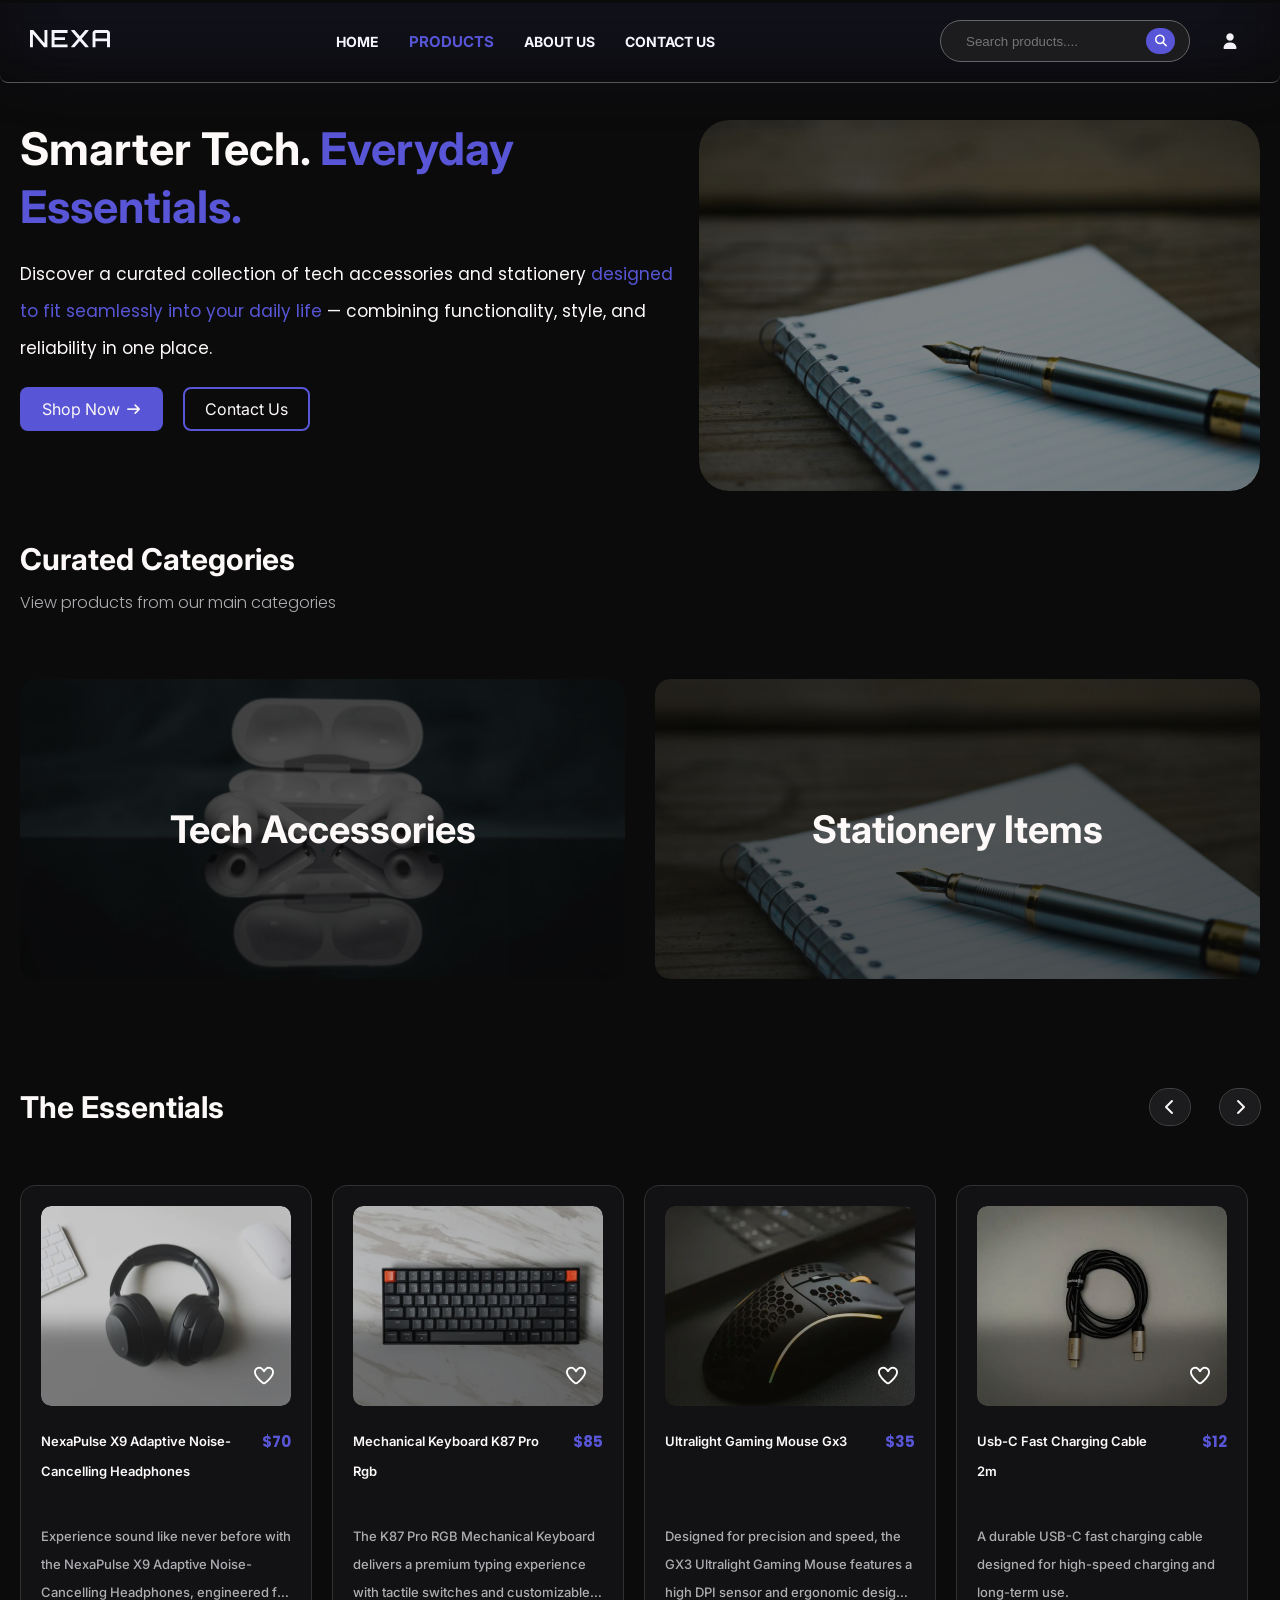
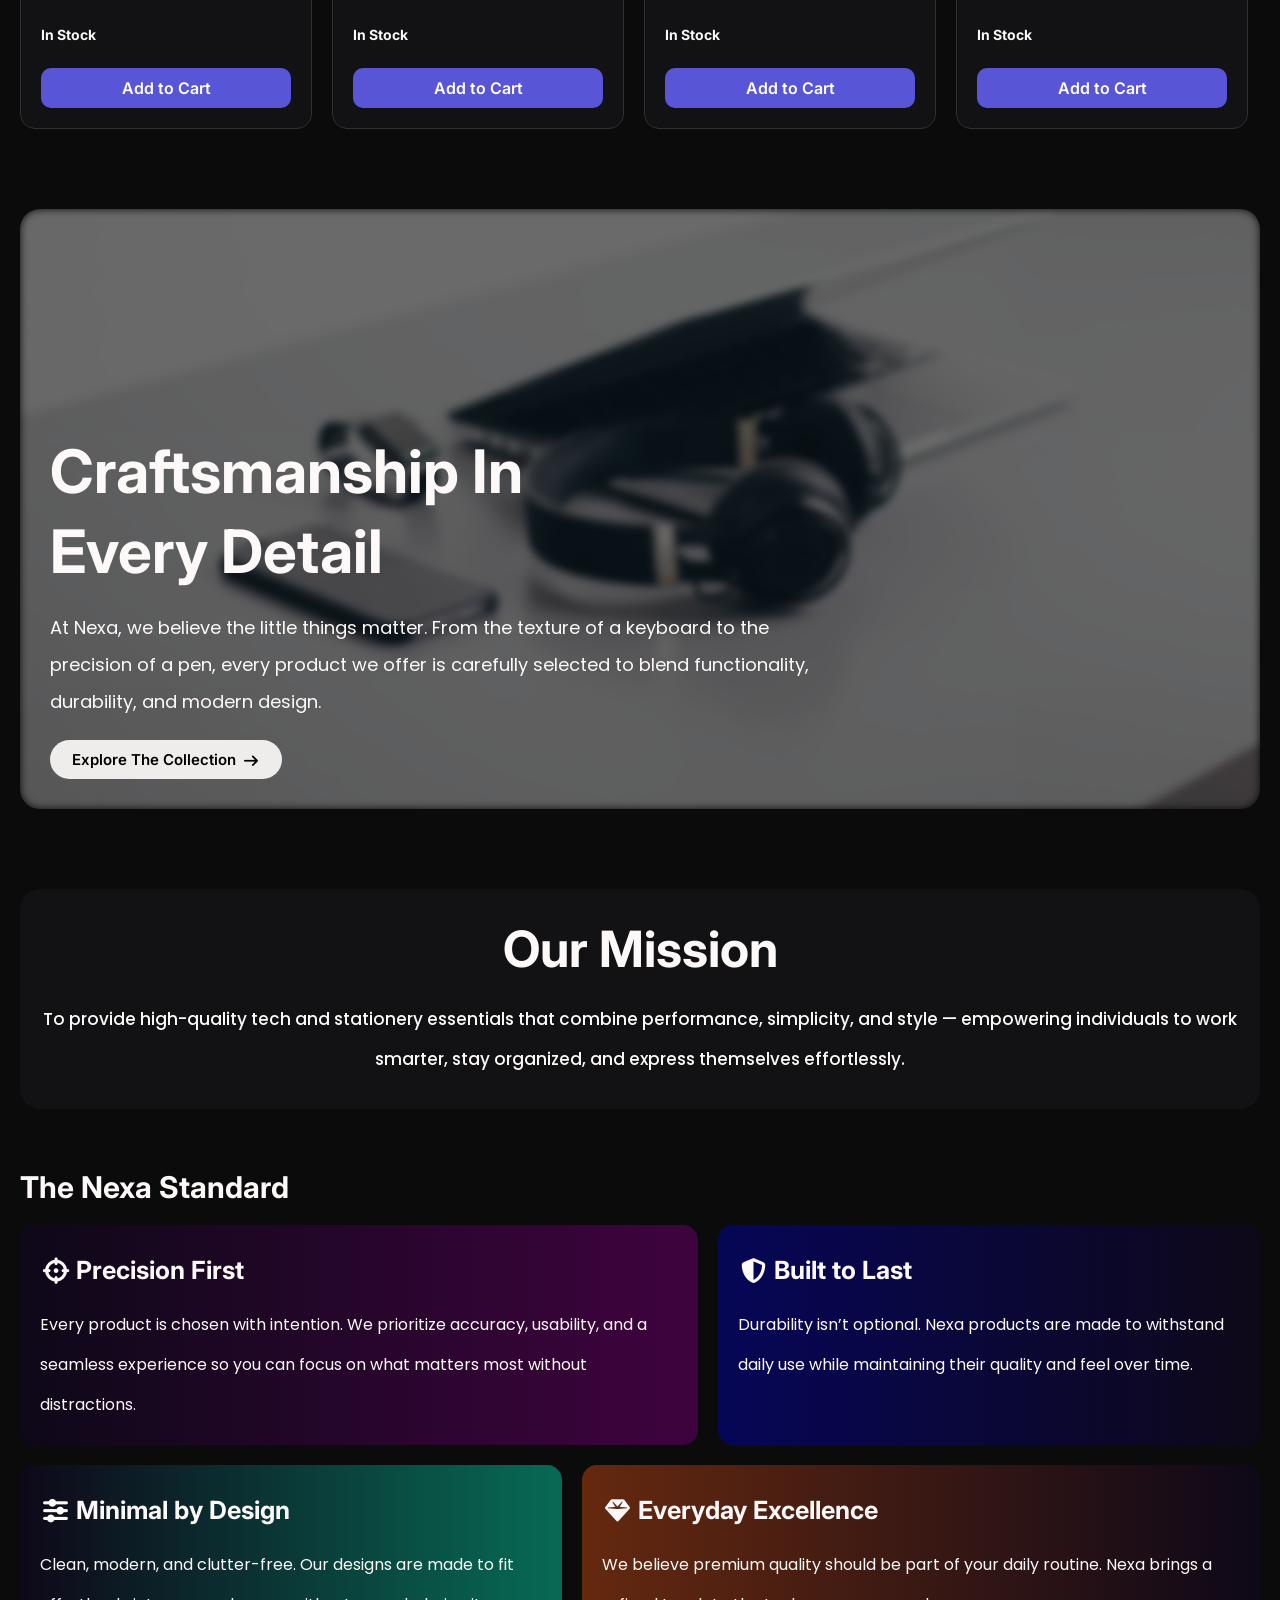
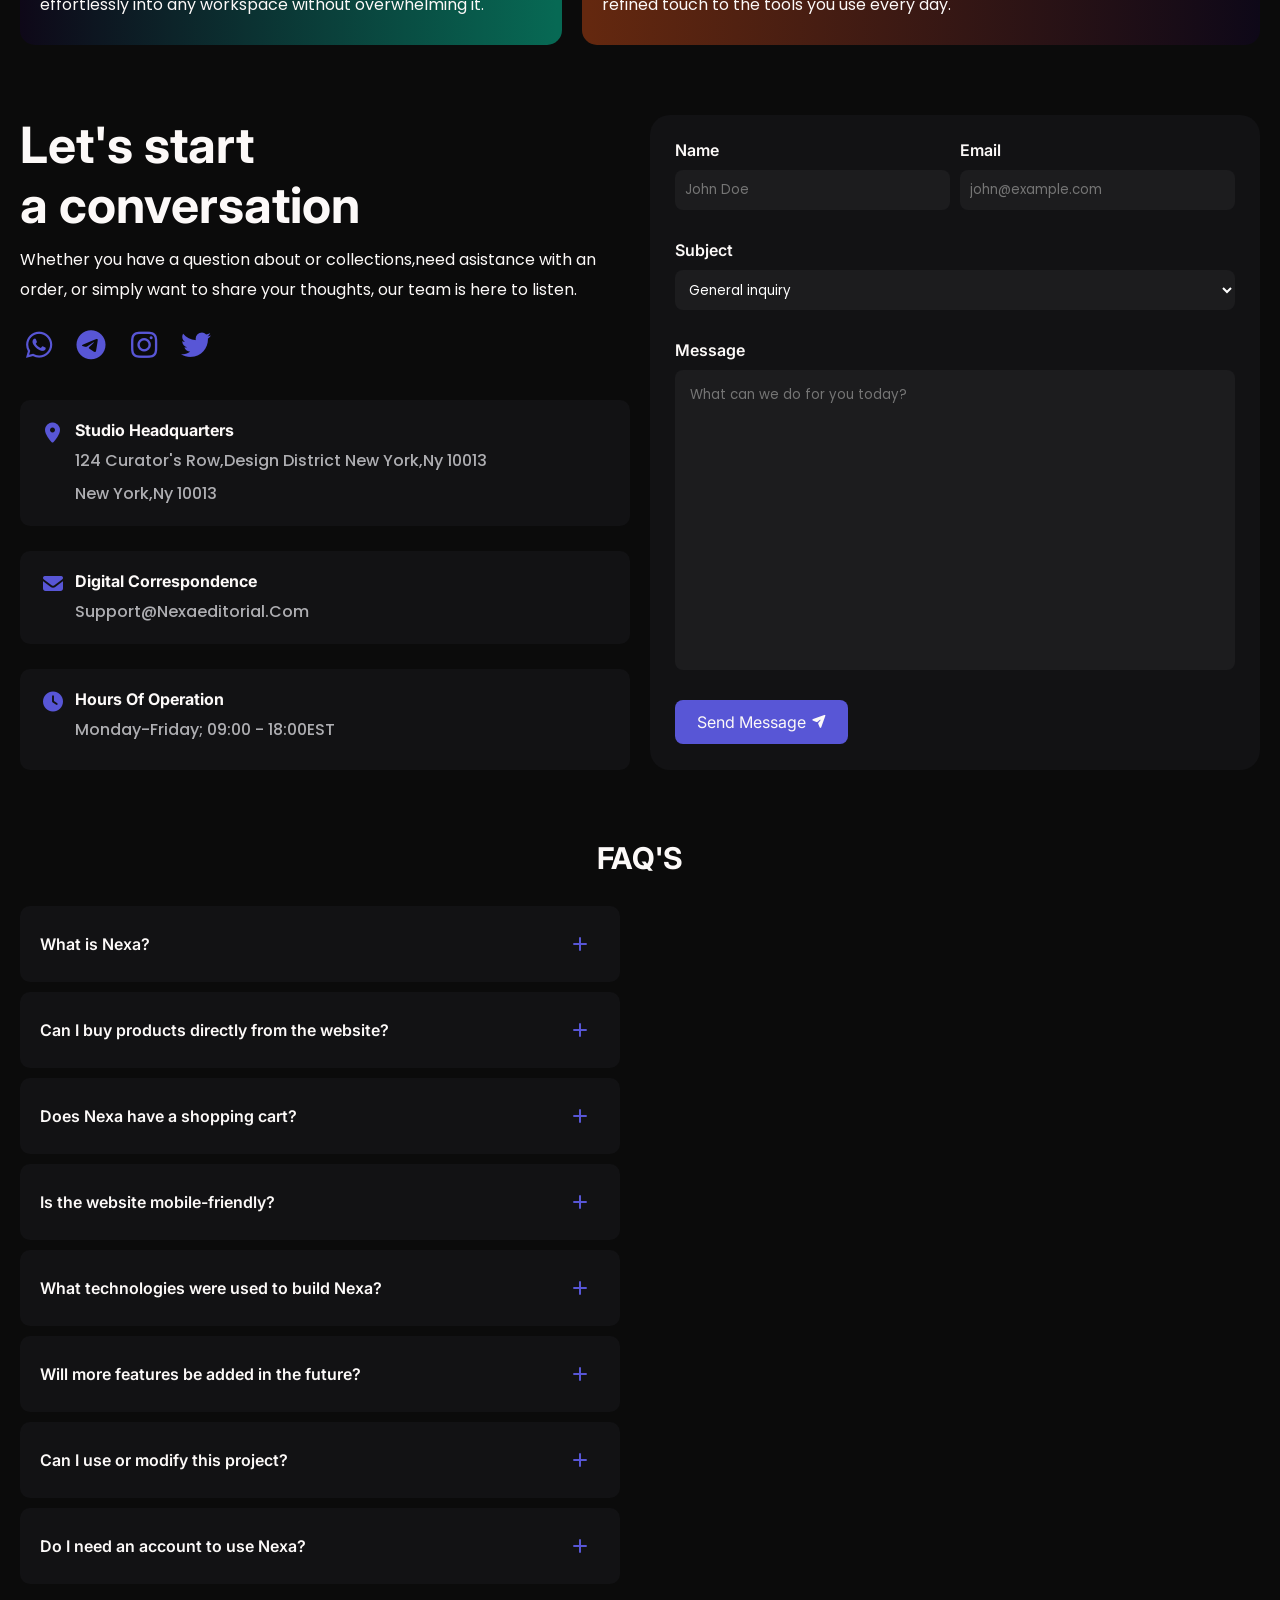
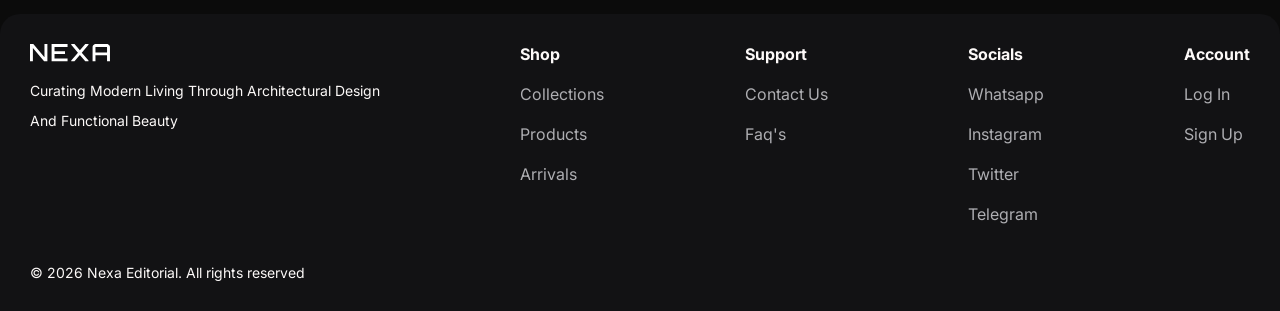
<file: index.html>
<!DOCTYPE html>
<html lang="en">

<head>
    <meta charset="UTF-8">
    <meta name="viewport" content="width=device-width, initial-scale=1.0">
    <title>NEXA INDEX</title>
    <link rel="stylesheet" href="FRONTEND/CSS/GLOBAL/style.css">
    <link rel="stylesheet" href="FRONTEND/CSS/GLOBAL/header.css">
    <link rel="stylesheet" href="FRONTEND/CSS/GLOBAL/footer.css">
    <link rel="stylesheet" href="FRONTEND/CSS/GLOBAL/toasts.css">
    <link rel="stylesheet" href="FRONTEND/CSS/GLOBAL/products-grid.css">
    <link rel="stylesheet" href="FRONTEND/CSS/GLOBAL/product-categories.css">
    <link rel="stylesheet" href="FRONTEND/CSS/GLOBAL/contact-us.css">
    <link rel="stylesheet" href="FRONTEND/CSS/GLOBAL/faqs.css">
    <link rel="stylesheet" href="FRONTEND/CSS/CUSTOM/GUEST/index.css">
    <link rel="stylesheet" href="FRONTEND/ASSETS/fontawesome/css/all.min.css">
    <link rel="shortcut icon" href="FRONTEND/ASSETS/IMAGES/favicon-white.svg" type="image/x-icon">

    <link rel="preconnect" href="https://fonts.googleapis.com">
    <link rel="preconnect" href="https://fonts.gstatic.com" crossorigin>
    <link
        href="https://fonts.googleapis.com/css2?family=Inter:ital,opsz,wght@0,14..32,100..900;1,14..32,100..900&family=Poppins:ital,wght@0,100;0,200;0,300;0,400;0,500;0,600;0,700;0,800;0,900;1,100;1,200;1,300;1,400;1,500;1,600;1,700;1,800;1,900&display=swap"
        rel="stylesheet">
</head>

<body>
    <div class="overlay"></div>
    <header>
        <div class="menu-toggle-mobile"><i class="fas fa-bars"></i></div>
        <div class="top-light"></div>
        <div class="header-left">
            <div class="logo"><a href="index.html"><img src="FRONTEND/ASSETS/IMAGES/nexa-logo.svg" alt=""></a></div>
        </div>
        <div class="header-middle">
            <nav>
                <div class="nav-item" data-section="home">home</div>
                <div class="nav-item" data-section="products">products</div>
                <div class="nav-item" data-section="about-us">about us</div>
                <div class="nav-item" data-section="contact-us">contact us</div>
            </nav>
        </div>
        <div class="header-right">
            <div class="search-bar-container">
                <a class="search-icon-container" href="#">
                    <i class="fas fa-search"></i>
                </a>
                <input type="search" placeholder="Search products...." id="header-search-bar">
            </div>
            <a class="login-icon header-icon" href="FRONTEND/PAGES/USER/login.html">
                <i class="fas fa-user"></i>
            </a>
        </div>
    </header>
    <div class="wrapper">
        <main>
            <section id="home-section" data-section="home" class="js-main-sections">
                <div class="left-section">
                    <h1 class="main-header">Smarter Tech. <span>Everyday Essentials.</span></h1>
                    <p class="main-subheader">Discover a curated collection of tech accessories and stationery <span>
                            designed to fit seamlessly into your daily life
                        </span> — combining functionality, style, and reliability in one place.
                    </p>
                    <div class="cta-container">
                        <a class="cta primary-cta" href="FRONTEND/PAGES/USER/login.html">Shop now<i
                                class="fas fa-arrow-right"></i></a>
                        <a class="cta secondary-cta" href="#" id="contact-us-cta">Contact Us</a>
                    </div>
                </div>
                <div class="right-section">
                    <img src="FRONTEND/ASSETS/IMAGES/DESIGN-IMAGES/aaron-burden-xG8IQMqMITM-unsplash.jpg" alt=""
                        class="active-slideshow-image slideshow-images" draggable="false">
                    <img src="FRONTEND/ASSETS/IMAGES/DESIGN-IMAGES/ales-nesetril-Im7lZjxeLhg-unsplash.jpg" alt=""
                        class="slideshow-images" draggable="false">
                    <img src="FRONTEND/ASSETS/IMAGES/DESIGN-IMAGES/christopher-gower-_aXa21cf7rY-unsplash.jpg" alt=""
                        class="slideshow-images" draggable="false">
                    <img src="FRONTEND/ASSETS/IMAGES/DESIGN-IMAGES/indivar-kaushik-gcA0W3OOOts-unsplash.jpg" alt=""
                        class="slideshow-images" draggable="false">
                    <img src="FRONTEND/ASSETS/IMAGES/DESIGN-IMAGES/jeffrey-betts-pUjD3S0XcGc-unsplash.jpg" alt=""
                        class="slideshow-images" draggable="false">
                    <img src="FRONTEND/ASSETS/IMAGES/DESIGN-IMAGES/mert-ceyhan-eSLcqzF707k-unsplash.jpg" alt=""
                        class="slideshow-images" draggable="false">
                    <img src="FRONTEND/ASSETS/IMAGES/DESIGN-IMAGES/mert-ceyhan-LAY19dUD_ro-unsplash.jpg" alt=""
                        class="slideshow-images" draggable="false">
                    <img src="FRONTEND/ASSETS/IMAGES/DESIGN-IMAGES/nerfee-mirandilla-2mBKkeklHbI-unsplash.jpg" alt=""
                        class="slideshow-images" draggable="false">
                    <img src="FRONTEND/ASSETS/IMAGES/DESIGN-IMAGES/omid-armin-gSZCLsE7ysc-unsplash.jpg" alt=""
                        class="slideshow-images" draggable="false">
                    <img src="FRONTEND/ASSETS/IMAGES/DESIGN-IMAGES/rich-tervet-q2GNdFmhxx4-unsplash.jpg" alt=""
                        class="slideshow-images" draggable="false">
                    <img src="FRONTEND/ASSETS/IMAGES/DESIGN-IMAGES/techietech-tech-6ZXP-5-jJts-unsplash.jpg" alt=""
                        class="slideshow-images" draggable="false">
                </div>
            </section>

            <section id="products-section" data-section="products" class="js-main-sections">
                <div id="product-categories-sub-section">
                    <h2 class="section-header">curated categories</h2>
                    <div class="section-subheader">View products from our main categories</div>
                    <div class="product-categories-container">
                        <div class="tech-accessories-container category-container">
                            <img src="FRONTEND/ASSETS/IMAGES/DESIGN-IMAGES/omid-armin-gSZCLsE7ysc-unsplash.jpg" alt=""
                                loading="lazy">
                            <span>tech accessories</span>
                        </div>
                        <div class="line"></div>
                        <div class="stationery-container category-container">
                            <img src="FRONTEND/ASSETS/IMAGES/DESIGN-IMAGES/aaron-burden-xG8IQMqMITM-unsplash.jpg" alt=""
                                loading="lazy">
                            <span>stationery items</span>
                        </div>
                    </div>
                </div>
                <div id="products-grid-sub-section">
                    <div class="section-top">
                        <h3 class="section-header">The Essentials</h3>
                        <div class="grid-controls-container">
                            <div class="arrow" id="arrow-left"><i class="fas fa-chevron-left"></i></div>
                            <div class="arrow" id="arrow-right"><i class="fas fa-chevron-right"></i></div>
                        </div>
                    </div>
                    <div class="products-grid">
                        <div class="product-container">
                            <div class="product-image-container">
                                <img src="FRONTEND/ASSETS/IMAGES/PRODUCT-IMAGES/headphones-3.webp" alt="">
                                <a href="FRONTEND/PAGES/USER/login.html"><i
                                        class="add-to-wishlist-icon far fa-heart"></i></a>
                                <div class="bottom-fade"></div>
                            </div>
                            <div class="product-data-container">
                                <div class="top">
                                    <span class="product-name">nexaPulse x9 adaptive noise-cancelling headphones</span>
                                    <span class="product-price">$70</span>
                                </div>
                                <div class="bottom">
                                    <p class="product-description">
                                        Experience sound like never before with the NexaPulse X9 Adaptive
                                        Noise-Cancelling Headphones, engineered for those who demand precision, depth,
                                        and clarity in every note. Featuring advanced hybrid active noise cancellation,
                                        the X9 intelligently adapts to your environment, filtering out unwanted
                                        background noise whether you're commuting, working, or relaxing at home.
                                    </p>
                                </div>
                            </div>
                            <p class="stock-condition">In Stock</p>
                            <a href="FRONTEND/PAGES/USER/login.html" class="add-to-cart-button">Add to Cart</a>
                        </div>
                        <div class="product-container">
                            <div class="product-image-container">
                                <img src="FRONTEND/ASSETS/IMAGES/PRODUCT-IMAGES/keyboard-1.webp" alt="">
                                <a href="FRONTEND/PAGES/USER/login.html"><i
                                        class="add-to-wishlist-icon far fa-heart"></i></a>
                                <div class="bottom-fade"></div>
                            </div>
                            <div class="product-data-container">
                                <div class="top">
                                    <span class="product-name">mechanical keyboard k87 pro rgb</span>
                                    <span class="product-price">$85</span>
                                </div>
                                <div class="bottom">
                                    <p class="product-description">
                                        The K87 Pro RGB Mechanical Keyboard delivers a premium typing experience with
                                        tactile switches and customizable RGB lighting. Built for gamers and
                                        professionals alike, it features durable keycaps and a compact layout.
                                    </p>
                                </div>
                            </div>
                            <p class="stock-condition">In Stock</p>
                            <a href="FRONTEND/PAGES/USER/login.html" class="add-to-cart-button">Add to Cart</a>
                        </div>
                        <div class="product-container">
                            <div class="product-image-container">
                                <img src="FRONTEND/ASSETS/IMAGES/PRODUCT-IMAGES/gaming-mouse-1.webp" alt="">
                                <a href="FRONTEND/PAGES/USER/login.html"><i
                                        class="add-to-wishlist-icon far fa-heart"></i></a>
                                <div class="bottom-fade"></div>
                            </div>
                            <div class="product-data-container">
                                <div class="top">
                                    <span class="product-name">ultralight gaming mouse gx3</span>
                                    <span class="product-price">$35</span>
                                </div>
                                <div class="bottom">
                                    <p class="product-description">
                                        Designed for precision and speed, the GX3 Ultralight Gaming Mouse features a
                                        high DPI sensor and ergonomic design for long sessions.
                                    </p>
                                </div>
                            </div>
                            <p class="stock-condition">In Stock</p>
                            <a href="FRONTEND/PAGES/USER/login.html" class="add-to-cart-button">Add to Cart</a>
                        </div>
                        <div class="product-container">
                            <div class="product-image-container">
                                <img src="FRONTEND/ASSETS/IMAGES/PRODUCT-IMAGES/type-c-cord-1.webp" alt="">
                                <a href="FRONTEND/PAGES/USER/login.html"><i
                                        class="add-to-wishlist-icon far fa-heart"></i></a>
                                <div class="bottom-fade"></div>
                            </div>
                            <div class="product-data-container">
                                <div class="top">
                                    <span class="product-name">usb-c fast charging cable 2m</span>
                                    <span class="product-price">$12</span>
                                </div>
                                <div class="bottom">
                                    <p class="product-description">
                                        A durable USB-C fast charging cable designed for high-speed charging and
                                        long-term use.
                                    </p>
                                </div>
                            </div>
                            <p class="stock-condition">In Stock</p>
                            <a href="FRONTEND/PAGES/USER/login.html" class="add-to-cart-button">Add to Cart</a>
                        </div>
                        <div class="product-container">
                            <div class="product-image-container">
                                <img src="FRONTEND/ASSETS/IMAGES/PRODUCT-IMAGES/bluetooth-speaker-1.webp" alt="">
                                <a href="FRONTEND/PAGES/USER/login.html"><i
                                        class="add-to-wishlist-icon far fa-heart"></i></a>
                                <div class="bottom-fade"></div>
                            </div>
                            <div class="product-data-container">
                                <div class="top">
                                    <span class="product-name">portable bluetooth speaker mini bass</span>
                                    <span class="product-price">$55</span>
                                </div>
                                <div class="bottom">
                                    <p class="product-description">
                                        Compact yet powerful, this speaker delivers rich sound and deep bass, perfect
                                        for travel.
                                    </p>
                                </div>
                            </div>
                            <p class="stock-condition">In Stock</p>
                            <a href="FRONTEND/PAGES/USER/login.html" class="add-to-cart-button">Add to Cart</a>
                        </div>
                        <div class="product-container">
                            <div class="product-image-container">
                                <img src="FRONTEND/ASSETS/IMAGES/PRODUCT-IMAGES/desk-organizer-1.webp" alt="">
                                <a href="FRONTEND/PAGES/USER/login.html"><i
                                        class="add-to-wishlist-icon far fa-heart"></i></a>
                                <div class="bottom-fade"></div>
                            </div>
                            <div class="product-data-container">
                                <div class="top">
                                    <span class="product-name">desk organizer multi compartment</span>
                                    <span class="product-price">$18</span>
                                </div>
                                <div class="bottom">
                                    <p class="product-description">
                                        Multi-compartment organizer to keep your desk neat.
                                    </p>
                                </div>
                            </div>
                            <p class="stock-condition">In Stock</p>
                            <a href="FRONTEND/PAGES/USER/login.html" class="add-to-cart-button">Add to Cart</a>
                        </div>
                    </div>
                </div>
            </section>

            <section id="about-us-section" data-section="about-us" class="js-main-sections">
                <div id="company-description-sub-section">
                    <img src="FRONTEND/ASSETS/IMAGES/DESIGN-IMAGES/christopher-gower-_aXa21cf7rY-unsplash.jpg"
                        alt="background-image">
                    <p id="company-description-header">craftsmanship in every detail</p>
                    <span id="company-description-sub-header">At Nexa, we believe the little things matter. From the
                        texture of a keyboard to the precision of a pen, every product we offer is carefully selected to
                        blend functionality, durability, and modern design.</span>
                    <a href="#" class="alternate-cta explore-collection-button">explore the collection <i
                            class="fas fa-arrow-right"></i></a>
                </div>
                <div id="our-mission-sub-section">
                    <p>our mission</p>
                    <span>
                        To provide high-quality tech and stationery essentials that combine performance, simplicity, and
                        style — empowering individuals to work smarter, stay organized, and express themselves
                        effortlessly.
                    </span>
                </div>
                <div id="nexa-standard-sub-section">
                    <div class="section-header">the nexa standard</div>
                    <div class="top">
                        <div class="nexa-standard-sub-section-card" id="precision-first-card">
                            <div><i class="fas fa-crosshairs"></i>Precision First</div>
                            <span>Every product is chosen with intention. We prioritize accuracy, usability, and a
                                seamless experience so you can focus on what matters most without distractions.</span>
                        </div>
                        <div class="nexa-standard-sub-section-card" id="built-to-last-card">
                            <div><i class="fas fa-shield-halved"></i>Built to Last</div>
                            <span>Durability isn’t optional. Nexa products are made to withstand daily use while
                                maintaining their quality and feel over time.</span>
                        </div>
                    </div>
                    <div class="bottom">
                        <div class="nexa-standard-sub-section-card" id="minimal-by-design-card">
                            <div><i class="fas fa-sliders"></i>Minimal by Design</div>
                            <span>Clean, modern, and clutter-free. Our designs are made to fit effortlessly into any
                                workspace without overwhelming it.</span>
                        </div>
                        <div class="nexa-standard-sub-section-card" id="everyday-excellence-card">
                            <div><i class="fas fa-gem"></i>Everyday Excellence</div>
                            <span>We believe premium quality should be part of your daily routine. Nexa brings a refined
                                touch to the tools you use every day.</span>
                        </div>
                    </div>
                </div>
            </section>

            <section id="contact-us-section" data-section="contact-us" class="js-main-sections">
                <div class="left-section">
                    <div class="top">
                        <h6 class="contact-us-form-header">
                            Let's start <br> a conversation
                        </h6>
                        <p class="contact-us-form-sub-header">Whether you have a question about or collections,need
                            asistance with an order, or simply want to share your thoughts, our team is here to listen.
                        </p>
                        <div class="contact-brand-icons">
                            <i class="fab fa-whatsapp"></i>
                            <i class="fab fa-telegram"></i>
                            <i class="fab fa-instagram"></i>
                            <i class="fab fa-twitter"></i>
                        </div>
                    </div>
                    <div class="bottom">
                        <div class="contact-field-container">
                            <div class="contact icon"><i class="fas fa-location-dot"></i></div>
                            <div class="contact-field-information">
                                <div class="contact-field-information-header">Studio Headquarters</div>
                                <span>124 curator's row,design district new york,ny 10013</span>
                                <span>new york,ny 10013</span>
                            </div>
                        </div>
                        <div class="contact-field-container">
                            <div class="contact icon"><i class="fas fa-envelope"></i></div>
                            <div class="contact-field-information">
                                <div class="contact-field-information-header">digital correspondence</div>
                                <span>support@nexaeditorial.com</span>
                            </div>
                        </div>
                        <div class="contact-field-container">
                            <div class="contact icon"><i class="fas fa-clock"></i></div>
                            <div class="contact-field-information">
                                <div class="contact-field-information-header">hours of operation</div>
                                <span>monday-friday; 09:00 - 18:00EST</span>
                                <span></span>
                            </div>
                        </div>
                    </div>
                </div>
                <div class="right-section">
                    <form action="#">
                        <div class="form-top">
                            <div class="contact-form-input-field-container">
                                <label for="name">name</label>
                                <input type="text" placeholder="John Doe" required>
                            </div>
                            <div class="contact-form-input-field-container">
                                <label for="email">email</label>
                                <input type="email" placeholder="john@example.com" required>
                            </div>
                        </div>
                        <div class="contact-form-input-field-container">
                            <label for="subject">subject</label>
                            <select name="subjet" id="">
                                <option value="general-inquiry" selected>General inquiry</option>
                                <option value="order-related-issues">Order related issues</option>
                                <option value="issues-logging-in">Issues logging in</option>
                                <option value="site issues">Site issues</option>
                                <option value="payment problems">Payment problems</option>
                                <option value="other">Other</option>
                            </select>
                        </div>
                        <div class="contact-form-input-field-container">
                            <label for="message">message</label>
                            <textarea name="message" id="" placeholder="What can we do for you today?"></textarea>
                        </div>
                        <a href="FRONTEND/PAGES/USER/login.html" class="primary-cta cta send-message-btn">send message
                            <i class="fas fa-paper-plane"></i></a>
                    </form>
                </div>
            </section>
            <section id="faqs-section">
                <div class="section-header">FAQ'S</div>
                <div class="faqs-container">
                    <div class="faq-container">
                        <div class="question"><span>What is Nexa?</span><i class="fas fa-plus"></i></div>
                        <div class="answer">Nexa is a simple e-commerce website where users can browse and view tech
                            accessories and stationery products. It was built as a frontend project to practice web
                            development skills.</div>
                    </div>
                    <div class="faq-container">
                        <div class="question"><span>Can I buy products directly from the website?</span><i
                                class="fas fa-plus"></i></div>
                        <div class="answer">Not yet. Nexa is currently a frontend-only project, so payments and real
                            orders are not supported at the moment.</div>
                    </div>
                    <div class="faq-container">
                        <div class="question"><span>Does Nexa have a shopping cart?</span><i class="fas fa-plus"></i>
                        </div>
                        <div class="answer">Yes. Users can add items to a cart, but the functionality is basic and
                            limited as the site is not connected to a real backend or database.</div>
                    </div>
                    <div class="faq-container">
                        <div class="question"><span>Is the website mobile-friendly?</span><i class="fas fa-plus"></i>
                        </div>
                        <div class="answer">Yes. Nexa is designed to be responsive, so it works on mobile, tablet, and
                            desktop screens.</div>
                    </div>
                    <div class="faq-container">
                        <div class="question"><span>What technologies were used to build Nexa?</span><i
                                class="fas fa-plus"></i></div>
                        <div class="answer">Nexa was built using HTML, CSS, and JavaScript without any frameworks.</div>
                    </div>
                    <div class="faq-container">
                        <div class="question"><span>Will more features be added in the future?</span><i
                                class="fas fa-plus"></i></div>
                        <div class="answer">Yes. Planned improvements include adding a backend, user authentication, a
                            database and a complete checkout system including real products.</div>
                    </div>
                    <div class="faq-container">
                        <div class="question"><span>Can I use or modify this project?</span><i class="fas fa-plus"></i>
                        </div>
                        <div class="answer">Yes. This project is open for learning and practice. You can fork it, modify
                            it, and build on top of it.</div>
                    </div>
                    <div class="faq-container">
                        <div class="question"><span>Do I need an account to use Nexa?</span><i class="fas fa-plus"></i>
                        </div>
                        <div class="answer">You can browse products without an account, but Nexa includes a simulated
                            authentication system for login and signup features.</div>
                    </div>
                </div>
            </section>
        </main>
    </div>
    <footer>
        <div class="footer-top">
            <div class="site-summary">
                <div class="logo">
                    <img src="FRONTEND/ASSETS/IMAGES/nexa-logo.svg" alt="">
                </div>
                <div class="title">curating modern living through architectural design and functional beauty</div>
            </div>
            <div class="footer-section">
                <div class="footer-section-header">shop</div>
                <a href="#">collections</a>
                <a href="#">products</a>
                <a href="#">arrivals</a>
            </div>
            <div class="footer-section">
                <div class="footer-section-header">support</div>
                <a href="#">contact us</a>
                <a href="#">faq's</a>
            </div>
            <div class="footer-section">
                <div class="footer-section-header">socials</div>
                <a href="#">whatsapp</a>
                <a href="#">instagram</a>
                <a href="#">twitter</a>
                <a href="#">telegram</a>
            </div>
            <div class="footer-section">
                <div class="footer-section-header">account</div>
                <a href="#">log in</a>
                <a href="#">sign up</a>
            </div>
        </div>
        <div class="footer-bottom">
            <div class="copyright">© <span class="current-year">2026</span> Nexa Editorial. All rights reserved</div>
        </div>
    </footer>

    <!--TOAST-->
    <div class="toast-container">
        <div class="toast-background"></div>
        <div class="toast-icon">
            <i class="fas fa-check"></i>
        </div>
        <div class="toast-data">
            <div class="toast-header"></div>
            <div class="toast-message"></div>
        </div>
    </div>

    <script src="FRONTEND/SCRIPTS/index.js" type="module"></script>
    <script src="FRONTEND/SCRIPTS/MODULES/faqs.js"></script>
</body>

</html>
</file>
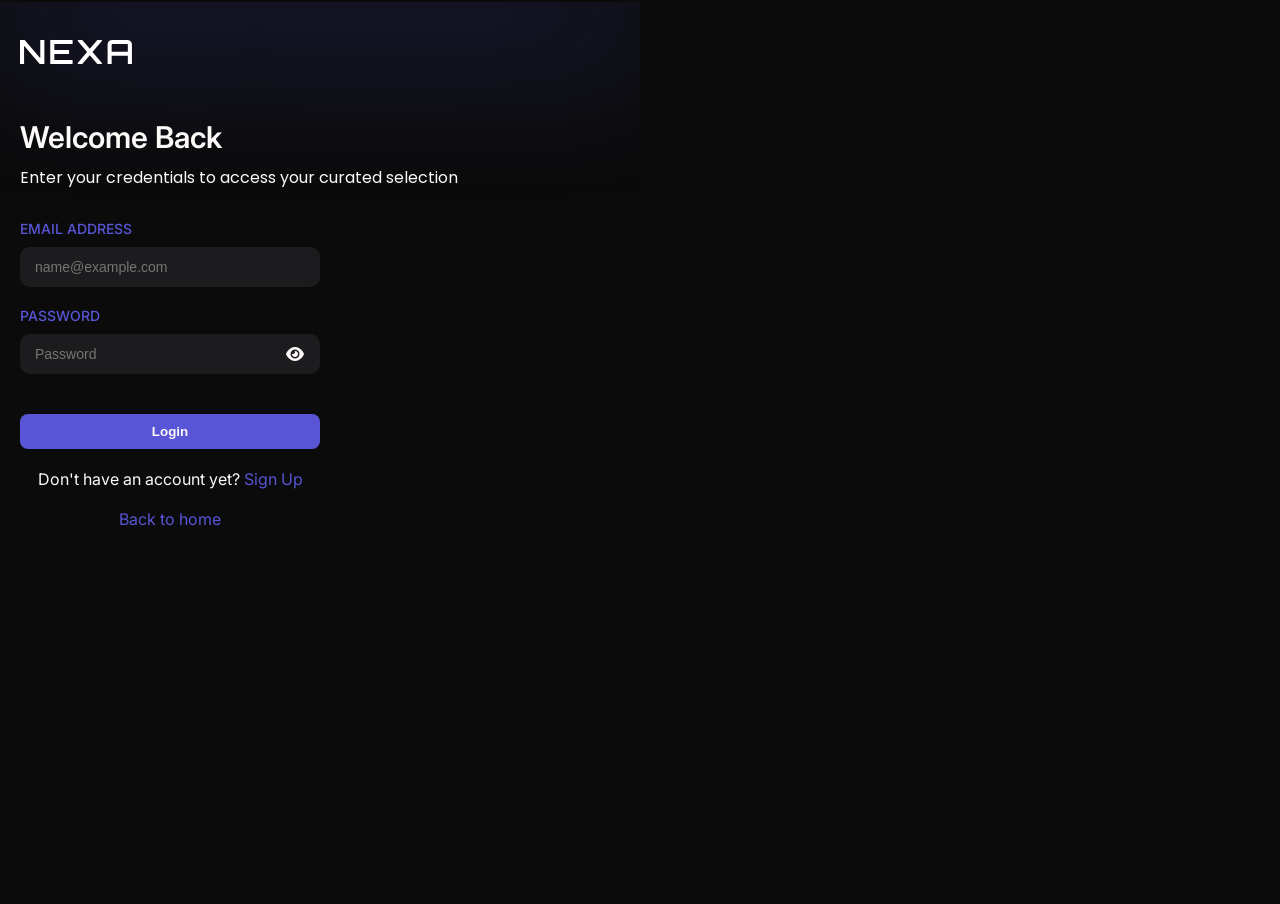
<file: FRONTEND/PAGES/USER/login.html>
<!DOCTYPE html>
<html lang="en">

<head>
    <meta charset="UTF-8">
    <meta name="viewport" content="width=device-width, initial-scale=1.0">
    <title>NEXA USER AUTH</title>
    <link rel="icon" href="../../ASSETS/IMAGES/favicon-white.svg">
    <link rel="stylesheet" href="../../CSS/GLOBAL/style.css">
    <link rel="stylesheet" href="../../CSS/CUSTOM/USER/auth.css">
    <link rel="stylesheet" href="../../ASSETS/fontawesome/css/all.min.css">
    <link rel="stylesheet" href="../../CSS/GLOBAL/toasts.css">

    <link rel="preconnect" href="https://fonts.googleapis.com">
    <link rel="preconnect" href="https://fonts.gstatic.com" crossorigin>
    <link
        href="https://fonts.googleapis.com/css2?family=Inter:ital,opsz,wght@0,14..32,100..900;1,14..32,100..900&family=Poppins:ital,wght@0,100;0,200;0,300;0,400;0,500;0,600;0,700;0,800;0,900;1,100;1,200;1,300;1,400;1,500;1,600;1,700;1,800;1,900&display=swap"
        rel="stylesheet">
</head>

<body>
    <div class="wrapper authentication-page-wrapper">
        <div class="left-section">
            <div class="top-light"></div>
            <div class="logo"><img src="../../ASSETS/IMAGES/nexa-logo.svg" alt="app-logo"></div>
            <h1 class="form-header">welcome back</h1>
            <p class="form-subheader">Enter your credentials to access your curated selection</p>
            <form action="#" id="login-auth-form">
                <div class="auth-form-input-field-container">
                    <label for="email">email address</label>
                    <input type="email" required placeholder="name@example.com" id="login-email">
                </div>
                <div class="auth-form-input-field-container">
                    <label for="password">password</label>
                    <div>
                        <input type="password" required placeholder="Password" id="login-password">
                        <i class="fas fa-eye"></i>
                    </div>
                </div>
                <div class="error-display"></div>
                <button type="submit" class="form-submit-button primary-button" id="js-login-btn">login</button>
                <span>Don't have an account yet? <a href="sign-up.html">Sign Up</a></span>
                <a href="../../../index.html" class="back-to-homepage-link">Back to home</a>
            </form>
        </div>
        <div class="right-section">
            <div class="background-video-container">
                <video src="../../ASSETS/VIDEOS/LOGIN-PAGE-BACKGROUND-VIDEO.mp4" autoplay muted loop
                    playsinline></video>
            </div>
        </div>
    </div>

    <!--TOAST-->
    <div class="toast-container">
        <div class="toast-background"></div>
        <div class="toast-icon">
            <i class="fas fa-check"></i>
        </div>
        <div class="toast-data">
            <div class="toast-header">Success</div>
            <div class="toast-message">User Authenticated</div>
        </div>
    </div>

    <script src="../../../BACKEND/AUTH/login.js" type="module"></script>

</body>

</html>
</file>
<file: FRONTEND/CSS/GLOBAL/style.css>
:root {
    --primary-color: #5856D6;
    --secondary-color: #3F3BBD;
    --primary-background: #0B0B0B;
    --secondary-background: #121214;
    --surface-color: #1C1C1E;
    --primary-text-color: #FCF9F8;
    --secondary-text-color: #AEAEB2;
    --disabled-text: #636366;
    --success-color: #34C759;
    --danger-color: #FF3B30;
    --warning-color: #FF9500;
    --primary-font-family: inter, sans-serif;
    --secondary-font-family: poppins, monospace;
    --general-transition: all 0.2s ease-in-out;
}

* {
    box-sizing: border-box;
}

body {
    margin: 0;
    padding: 0;
    background-color: rgb(0, 3, 17);
    background-color: var(--primary-background);
    color: var(--primary-text-color);
    font-family: var(--primary-font-family);
}

body::-webkit-scrollbar {
    width: 3px;
}

body::-webkit-scrollbar-thumb {
    background-color: var(--primary-color);
    border-radius: 20px 0 0 20px;
}

body::-webkit-scrollbar-thumb:hover {
    background-color: var(--secondary-color);
}

.wrapper {
    max-width: 1300px;
    margin: 0 auto;
}

a {
    text-decoration: none;
}

h1,
h2,
h3,
h4,
h5,
h6,
p {
    margin: 0;
}

main {
    padding: 120px 20px 30px 20px;
}

/*Primary buttons are used in auth forms*/
.primary-button {
    display: flex;
    align-items: center;
    justify-content: center;
    text-align: center;
    background: none;
    border: none;
    color: var(--primary-text-color);
    text-transform: capitalize;
    padding: 10px 20px;
    background-color: var(--primary-color);
    border-radius: 8px;
    font-weight: 700;
    transition: var(--general-transition);
    cursor: pointer;
}

.primary-button:hover {
    background-color: var(--secondary-color);
}


.cta {
    border-radius: 8px;
    background: none;
    border: none;
    padding: 10px 20px;
    color: var(--primary-text-color);
    transition: var(--general-transition);
    color: var(--primary-text-color);
    text-transform: capitalize;
    display: flex;
    align-items: center;
    gap: 5px;
    width: fit-content;
    cursor: pointer;
}

.primary-cta {
    background-color: var(--primary-color);
    padding: 12px 22px;
}

.primary-cta:hover {
    gap: 8px;
    background-color: var(--secondary-color);
    translate: 5px 0;
}

.primary-cta i {
    font-size: 13px;
}

.secondary-cta {
    border: 2px solid var(--primary-color);
}

.secondary-cta:hover {
    background-color: var(--surface-color);
}

.alternate-cta {
    text-transform: capitalize;
    display: flex;
    align-items: center;
    justify-content: center;
    padding: 10px 22px;
    background-color: rgb(239, 236, 236);
    color: black;
    border-radius: 200px;
    font-weight: 600;
    width: fit-content;
    font-size: 15px;
    gap: 6px;
    transition: var(--general-transition);
    cursor: pointer;
}

.alternate-cta:hover {
    translate: 5px 0;
    background-color: white;
}

.overlay {
    position: fixed;
    left: 0;
    right: 0;
    top: 0;
    bottom: 0;
    height: 100vh;
    pointer-events: none;
    z-index: 90;
    opacity: 0;
    transition: var(--general-transition);
}

.overlay-active {
    pointer-events: all;
    opacity: 0.8;
    background-color: black;
}

.section-header {
    font-size: 30px;
    text-transform: capitalize;
    font-weight: 700;
}

.section-subheader {
    font-family: var(--secondary-font-family);
    font-size: 16px;
    margin-top: 10px;
    font-weight: 300;
    color: var(--secondary-text-color);
    max-width: 600px;
    line-height: 32px;
}

.in-stock {
    color: var(--secondary-text-color);
}

.few-units-left {
    color: var(--warning-color);
}

.number-stock {
    /*Less than 15 items left*/
    color: var(--danger-color);
}

.out-of-stock {
    color: var(--disabled-text);
}

.order-status {
    padding: 8px 16px;
    text-transform: capitalize;
    font-size: 13px;
    font-weight: 700;
    border-radius: 20px;
}

.pending-order-status {
    background-color: var(--surface-color);
    color: var(--primary-color);
}

.confirmed-order-status {
    background-color: var(--surface-color);
    color: var(--primary-color);
}

.shipped-order-status {
    background-color: var(--secondary-color);
    color: var(--primary-text-color);
}

.delivered-order-status {
    background-color: var(--success-color);
    color: var(--primary-text-color);
}

.cancelled-order-status {
    background-color: var(--surface-color);
    color: var(--secondary-text-color);
}

.order-cancel-button {
    padding: 8px 16px;
    text-transform: capitalize;
    font-size: 13px;
    font-weight: 700;
    border-radius: 20px;
    width: fit-content;
    background-color: var(--danger-color);
    transition: var(--general-transition);
    cursor: pointer;
}

.order-cancel-button:hover {
    opacity: 0.8;
}


@media(max-width:550px) {
    .section-header {
        font-size: 20px;
    }

    .section-subheader {
        font-size: 14px;
        margin-top: 15px;
    }
}



/*
Media Queries
First Breakpoint: 1024px
Second Breakpoint: 768px
Third Breakpoint: 550px
Last Breakpoint: 370px
*/
</file>
<file: FRONTEND/CSS/GLOBAL/header.css>
header {
    display: flex;
    justify-content: space-between;
    align-items: center;
    width: 100vw;
    border-bottom: 1px solid rgb(85, 83, 83);
    border-radius: 0 0 8px 8px;
    padding: 20px 30px;
    position: fixed;
    background: transparent;
    backdrop-filter: blur(15px);
    z-index: 100;
    opacity: 1;
    top: 0;
    transition: all 0.3s ease-in-out;
}

.header-hidden {
    top: -100px;
    opacity: 0;
}

.menu-toggle-mobile {
    display: none;
}

.top-light {
    position: absolute;
    top: 0;
    left: 0;
    right: 0;
    height: 3px;
    box-shadow: 0px 6px 100px 3px var(--primary-color);
}

nav {
    display: flex;
    align-items: center;
    gap: 30px;
}

.nav-item {
    text-transform: uppercase;
    font-weight: 700;
    font-size: 14px;
    transition: var(--general-transition);
    cursor: pointer;
}

.nav-item {
    color: white;
    transition: var(--general-transition);
}

.nav-item:hover {
    color: var(--primary-color);
    font-size: 15px;
}

.active-nav-item {
    color: var(--primary-color);
    font-size: 15px;
}

.header-right {
    display: flex;
    align-items: center;
    gap: 20px;
}

.search-bar-container {
    display: flex;
    align-items: center;
    position: relative;
}

.search-icon-container {
    right: 15px;
    position: absolute;
    font-size: 11px;
    opacity: 1;
    display: flex;
    justify-content: center;
    align-items: center;
    background-color: var(--primary-color);
    padding: 7px;
    border-radius: 200px;
    z-index: 20;
    font-size: 12px;
    cursor: pointer;
    transition: var(--general-transition);
    color: white;
}

.search-icon-container:hover {
    background-color: var(--secondary-color);
}

.search-bar-container input {
    background: none;
    border: none;
    height: 42px;
    width: 250px;
    background-color: var(--surface-color);
    color: var(--primary-text-color);
    padding-left: 25px;
    border-radius: 100px;
    border: 1px solid rgb(101, 101, 101);
    padding-right: 60px;
    appearance: none;
}

.search-bar-container input::-webkit-search-cancel-button {
    display: none;
}

.search-bar-container input:focus {
    outline: 2px solid var(--primary-color);
    border: none;
}

.header-icon {
    padding: 10px;
    border-radius: 200px;
    display: flex;
    justify-content: center;
    align-items: center;
    transition: var(--general-transition);
    cursor: pointer;
    color: var(--primary-text-color);
}

.header-icon:hover {
    background-color: var(--primary-color);
}


/*MEDIA QUERIES*/
@media(max-width:1024px) {
    header {
        padding: 10px 20px;
    }

    header .logo {
        display: none;
    }

    nav {
        position: fixed;
        left: 0;
        top: 0;
        height: 100vh;
        flex-direction: column;
        gap: 20px;
        background-color: var(--secondary-background);
        width: 180px;
        align-items: start;
        padding: 20px;
        border-radius: 0 8px 8px 0;
        z-index: 200;
        translate: -200px 0;
        transition: all 0.3s ease-in-out;
    }

    .nav-active {
        translate: 0 0;
    }

    .nav-item {
        text-align: left;
        padding: 20px;
        border-radius: 10px;
        font-size: 15px;
        width: 100%;
        padding: 15px;
        background-color: var(--surface-color);
        font-size: 13px;
    }

    .active-nav-item {
        text-align: left;
        font-size: 14px;
    }

    .active-nav-item:hover {
        font-size: 14px;
    }

    .menu-toggle-mobile {
        display: flex;
    }

    .header-right {
        gap: 10px;
    }

    .search-bar-container input {
        width: 200px;
        height: 40px;
    }
}

@media(max-width:768px) {
    .search-icon-container {
        display: none;
    }

    .search-bar-container input {
        padding-right: 20px;
    }
}
</file>
<file: FRONTEND/CSS/GLOBAL/footer.css>
footer{
    display: flex;
    flex-direction: column;
    width: 100%;
    background-color: var(--secondary-background);
    padding: 30px;
    border-radius: 20px 20px 0 0;
}
.footer-top{
    display: flex;
    justify-content: space-between;
    align-items: top;
}
.footer-bottom{
    margin-top: 40px;
    font-size: 14px;
}
.logo img{
    width: 80px;
}
.title{
    text-transform: capitalize;
    margin-top: 10px;
    max-width: 350px;
    line-height: 30px;
    font-size: 14px;
}
.footer-section{
    display: flex;
    flex-direction: column;
    gap: 20px;
}
.footer-section-header{
    font-weight: 700;
    text-transform: capitalize;
}
.footer-section a{
    color: var(--secondary-text-color);
    text-transform: capitalize;
    transition: var(--general-transition);
}
.footer-section a:hover{
    color: var(--primary-text-color);
}


@media(max-width:900px){
    .footer-top{
        flex-direction: column;
        gap: 30px;
    }
}
</file>
<file: FRONTEND/CSS/GLOBAL/toasts.css>
.toast-container {
    display: flex;
    align-items: center;
    position: fixed;
    bottom: 20px;
    right: 20px;
    padding: 15px;
    border-radius: 10px;
    background: transparent;
    backdrop-filter: blur(10px);
    gap: 14px;
    z-index: 20;
    opacity: 0;
    pointer-events: none;
    translate: 20px 0;
    transition: all 0.3s ease-in-out;
    border-radius: 0;
}

.toast-active {
    opacity: 1;
    translate: 0 0;
    border-radius: 10px;
}

.toast-background {
    position: absolute;
    top: 0;
    width: 100%;
    height: 100%;
    border-radius: 10px;
    z-index: -2;
    opacity: 0.6;
    left: 0;
}

.toast-icon {
    font-size: 14px;
    padding: 8px 7px;
    display: flex;
    align-items: center;
    justify-content: center;
    border-radius: 1000px;
    border: 2px solid white;
}

.toast-data {
    display: flex;
    flex-direction: column;
    gap: 4px;
}

.toast-header {
    font-weight: 700;
    font-size: 16px;
}

.toast-message {
    font-size: 14px;
    font-weight: 400;
    max-width: 300px;
    text-overflow: ellipsis;
    overflow: hidden;
}

.toast-message::first-letter {
    text-transform: uppercase;
}

.success-toast {
    border: 2px solid var(--success-color);

    .toast-background {
        background-color: var(--success-color);
    }
}

.danger-toast {
    border: 2px solid var(--danger-color);

    .toast-background {
        background-color: var(--danger-color);
    }
}

.warning-toast {
    border: 2px solid var(--warning-color);

    .toast-background {
        background-color: var(--warning-color);
    }
}

.toast-container {
    z-index: 200;
}
</file>
<file: FRONTEND/CSS/GLOBAL/products-grid.css>
.products-grid {
    display: flex;
    gap: 20px;
    overflow-x: scroll;
    justify-content: start;
    width: 100%;
    align-items: top;
    padding-top: 10px;
}

.products-grid::-webkit-scrollbar {
    display: none;
}

.product-container {
    display: flex;
    flex-direction: column;
    gap: 20px;
    padding: 20px;
    background-color: var(--secondary-background);
    border-radius: 15px;
    border: 1px solid rgb(49, 48, 48);
    transition: all 0.3s ease-in-out;
}

.product-container:hover {
    translate: 0 -10px;
}

.product-image-container {
    width: 100%;
    position: relative;
    overflow: hidden;
    border-radius: 10px;
    height: fit-content;
    height: 200.521px;
}

.product-image-container:hover {
    .bottom-fade {
        height: 0;
        opacity: 0;
    }

    img {
        scale: 1.2;
    }
}

.product-image-container a {
    color: white;
}

.add-to-wishlist-icon {
    position: absolute;
    bottom: 20px;
    right: 15px;
    z-index: 4;
    font-size: 20px;
    cursor: pointer;
    transition: all 0.3s ease-in-out;
}

.bottom-fade {
    position: absolute;
    bottom: 0;
    left: 0;
    right: 0;
    opacity: 0;
    opacity: 1;
    background-color: black;
    height: 50px;
    opacity: 0.4;
    box-shadow: 0px -10px 20px 20px black;
    transition: all 0.3s ease-in-out;
}

.product-image-container img {
    width: 100%;
    height: 100%;
    border-radius: 10px;
    object-fit: cover;
    opacity: 0.8;
    transition: all 0.3s ease-in-out;
}

.product-data-container {
    display: flex;
    flex-direction: column;
    gap: 10px;
}

.product-data-container .top {
    display: flex;
    justify-content: space-between;
    align-items: top;
    gap: 5px;
}

.product-name {
    text-transform: capitalize;
    font-weight: 600;
    max-width: 76%;
    line-height: 30px;
    font-size: 13px;
    height: 60px;
    display: -webkit-box;
    -webkit-line-clamp: 2;
    -webkit-box-orient: vertical;
    overflow: hidden;
}

.product-price {
    margin-top: 4px;
    /*To allign price and name because of space added to top of product name by line height*/
    font-size: 15px;
    font-family: poppins;
    color: var(--primary-color);
    font-weight: 700;
}

.product-description {
    font-size: 13px;
    line-height: 28px;
    display: -webkit-box;
    -webkit-line-clamp: 3;
    -webkit-box-orient: vertical;
    overflow: hidden;
    font-weight: 500;
    color: var(--secondary-text-color);
    margin-top: 6px;
    height: 84px;
    min-width: 250px;
}

.stock-condition {
    font-size: 14px;
    font-weight: 700;
    text-transform: capitalize;
}

.in-stock {
    color: var(--secondary-text-color);
}

.few-units-left {
    color: var(--warning-color);
}

.number-stock {
    /*Less than 15 items left*/
    color: var(--danger-color);
}

.out-of-stock {
    color: var(--disabled-text);
}

.add-to-cart-button {
    width: 100%;
    height: 40px;
    display: flex;
    justify-content: center;
    align-items: center;
    border-radius: 10px;
    background-color: var(--surface-color);
    color: white;
    text-align: center;
    margin-top: 5px;
    font-weight: 600;
    background-color: var(--primary-color);
    transition: var(--general-transition);
    cursor: pointer;
}

.add-to-cart-button:hover {
    background-color: var(--secondary-color);
}

@media (max-width:768px) {
    #products-grid-sub-section {
        gap: 30px;
    }

    .products-grid {
        display: grid;
        grid-template-columns: repeat(auto-fit, minmax(300px, 1fr));
        overflow: hidden;
        align-items: center;
    }

    .product-description {
        min-width: 20px;
    }
}
</file>
<file: FRONTEND/CSS/GLOBAL/product-categories.css>
.product-categories-container {
    display: flex;
    justify-content: space-between;
    margin-top: 60px;
    gap: 30px;
    align-items: center;
}

.category-container {
    width: 100%;
    height: 300px;
    border-radius: 15px;
    overflow: hidden;
    position: relative;
    display: flex;
    justify-content: center;
    align-items: center;
}

.category-container img {
    width: 100%;
    height: 100%;
    object-fit: cover;
    border-radius: 15px;
    position: absolute;
    z-index: -2;
    opacity: 0.3;
    transition: all 0.4s ease-in-out;
}

.category-container:hover {
    img {
        opacity: 0.5;
        scale: 1.2;
    }
}

.line {
    display: none;
}

.category-container span {
    text-transform: capitalize;
    text-align: center;
    font-size: 38px;
    font-weight: 30px;
    font-weight: 700;
}

@media(max-width:768px) {
    .product-categories-container {
        flex-direction: column;
        row-gap: 40px;
    }

    .line {
        display: flex;
        justify-content: center;
        align-items: center;
        width: 80%;
        height: 2px;
        border-radius: 20;
        background-color: rgb(143, 139, 139);
    }

    .category-container span {
        font-size: 25px;
    }
}
</file>
<file: FRONTEND/CSS/GLOBAL/contact-us.css>
#contact-us-section {
    display: grid;
    grid-template-columns: 1fr 1fr;
    justify-content: space-between;
    gap: 20px;
    margin-top: 70px;
}

#contact-us-section .left-section {
    display: flex;
    flex-direction: column;
    gap: 20px;
}

#contact-us-section .left-section .top {
    display: flex;
    flex-direction: column;
}

.contact-us-form-header {
    font-size: 50px;
    font-weight: 700;
}

.contact-us-form-sub-header {
    font-size: 16px;
    margin-top: 10px;
    font-family: var(--secondary-font-family);
    line-height: 30px;
    max-width: 600px;
}

.contact-brand-icons {
    margin-top: 25px;
    display: flex;
    align-items: center;
    gap: 15px;
}

.contact-brand-icons i {
    font-size: 30px;
    color: var(--primary-color);
    transition: var(--general-transition);
    cursor: pointer;
}

.contact-brand-icons i:hover {
    filter: drop-shadow(0px 0px 20px var(--primary-color));
    translate: 0 -6px;
    scale: 1.03;
}

.bottom {
    display: flex;
    flex-direction: column;
    gap: 25px;
    margin-top: 20px;
}

.contact-field-container {
    display: flex;
    align-items: top;
    gap: 10px;
    padding: 20px;
    background-color: var(--secondary-background);
    border-radius: 10px;
}

.contact-field-container i {
    font-size: 20px;
    margin-top: 3px;
    color: var(--primary-color);
}

.contact-field-information {
    display: flex;
    flex-direction: column;
    gap: 8px;
}

.contact-field-information-header {
    font-weight: 700;
    text-transform: capitalize;
}

.contact-field-information span {
    font-family: var(--secondary-font-family);
    text-transform: capitalize;
    color: var(--secondary-text-color);
    font-weight: 500;
}

#contact-us-section form {
    width: 100%;
    height: 100%;
    background-color: var(--secondary-background);
    padding: 25px;
    border-radius: 20px;
    display: flex;
    flex-direction: column;
    gap: 30px;
    max-width: 708px;
}

#contact-us-section form .form-top {
    display: grid;
    align-items: center;
    gap: 10px;
    grid-template-columns: 1fr 1fr;
}

.contact-form-input-field-container {
    display: flex;
    flex-direction: column;
    gap: 10px;
    width: 100%;
}

.contact-form-input-field-container label {
    text-transform: capitalize;
    color: var(--primary-text-color);
    font-weight: 600;
}

.contact-form-input-field-container input,
select,
textarea {
    background: none;
    border: none;
    background: var(--surface-color);
    color: rgb(255, 255, 255);
    height: 40px;
    border-radius: 8px;
    padding-left: 10px;
    width: 100%;
    transition: var(--general-transition);
    font-family: var(--secondary-font-family);
}

.contact-form-input-field-container textarea {
    height: 300px;
    padding: 15px;
    resize: none;
}

.contact-form-input-field-container input:focus,
.contact-form-input-field-container select:focus,
.contact-form-input-field-container textarea:focus {
    outline: none;
    outline: 2px solid var(--primary-color);
}

.send-message-btn i {
    font-size: 12px;
}

@media(max-width:900px) {
    #contact-us-section {
        grid-template-columns: 1fr;
    }

    #contact-us-section .right-section {
        margin-top: 20px;
    }
}

@media(max-width:550px) {
    .contact-us-form-header {
        font-size: 40px;
    }

    .contact-us-form-sub-header {
        font-size: 14px;
    }

    .contact-brand-icons {
        gap: 30px;
        margin-top: 40px;
    }

    .contact-field-container {
        flex-direction: column;
        gap: 20px;
    }

    .contact-field-information span {
        font-size: 14px;
        line-height: 30px;
    }

    .contact-form-input-field-container textarea {
        height: 200px;
    }

    #contact-us-section form .form-top {
        display: flex;
        flex-direction: column;
        align-items: start;
        width: 100%;
    }

    #contact-us-section form .form-top input {
        width: 100%;
    }
}
</file>
<file: FRONTEND/CSS/GLOBAL/faqs.css>
#faqs-section {
    margin-top: 70px;
}

#faqs-section .section-header {
    text-align: center;
}

.faqs-container {
    display: flex;
    flex-direction: column;
    gap: 10px;
    justify-self: center;
    margin-top: 30px;
}

.faq-container {
    display: flex;
    flex-direction: column;
    background-color: var(--secondary-background);
    padding: 20px;
    border-radius: 10px;
    width: 600px;
    transition: all 0.3s ease-in-out;
}

.question {
    display: flex;
    align-items: center;
    justify-content: space-between;
    font-weight: 600;
    width: 100%;
    transition: all 0.3s ease-in-out;
}

.question span {
    max-width: 95%;
    white-space: nowrap;
    text-overflow: ellipsis;
    overflow: hidden;
}

.question i {
    padding: 10px 20px;
    border-radius: 5px;
    display: flex;
    justify-content: center;
    align-items: center;
    transition: var(--general-transition);
    cursor: pointer;
    color: var(--primary-color);
}

.question i:hover {
    background-color: var(--surface-color);
}

.answer {
    height: 0px;
    width: 100%;
    margin-top: 10px;
    font-family: var(--secondary-font-family);
    line-height: 40px;
    position: fixed;
    transition: all 0.3s ease-in-out;
    opacity: 0;
    color: var(--secondary-text-color);
}

.faq-active {
    transition: all 0.3s ease-in-out;

    .question {
        border-bottom: 1px solid rgb(82, 79, 79);
    }

    .answer {
        height: 100%;
        position: static;
        opacity: 1;
    }
}

@media(max-width:768px) {
    .faqs-container {
        width: 100%;
    }

    .faq-container {
        width: 100%;
    }

    .faq-container .question span {
        font-size: 14px;
        max-width: 70%;
    }

    .answer {
        font-size: 14px;
        line-height: 30px;
    }
}
</file>
<file: FRONTEND/CSS/CUSTOM/GUEST/index.css>
#home-section {
    display: flex;
    align-items: top;
    gap: 20px;
}

#home-section .left-section {
    display: flex;
    flex-direction: column;
    gap: 20px;
    width: 100%;
}

.main-header {
    font-size: 45px;
    line-height: 58px;
}

.main-header span {
    color: var(--primary-color);
}

.main-subheader {
    font-family: var(--secondary-font-family);
    font-size: 17px;
    line-height: 37px;
    font-weight: 400;
}

.main-subheader span {
    color: var(--primary-color);
}

.cta-container {
    display: flex;
    align-items: center;
    gap: 20px;
}

#home-section .right-section {
    width: 85%;
    height: 370.812px;
    display: flex;
    justify-content: end;
    align-items: top;
    overflow: hidden;
    border-radius: 30px;
}

#home-section .right-section::-webkit-scrollbar {
    display: none;
}

.slideshow-images {
    width: 100%;
    height: 100%;
    object-fit: cover;
    border-radius: 30px;
    opacity: 0;
    user-select: none;
    opacity: 0;
    position: fixed;
    pointer-events: none;
    height: 371px;
    width: 100%;
    right: 20px;
    top: 20px;
    translate: 10px 0;
}

.active-slideshow-image {
    transition: all 0.6s ease-in-out;
    opacity: 0.5;
    position: static;
    pointer-events: all;
    translate: 0 0;
    width: 100%;
    height: 100%;
    translate: 0 0;
}

#home-section .right-section img:hover {
    scale: 1.2;
    opacity: 0.7;
}


#products-section {
    display: flex;
    flex-direction: column;
    gap: 110px;
    margin-top: 50px;
}



#products-grid-sub-section {
    display: flex;
    flex-direction: column;
    gap: 50px;
}

#products-grid-sub-section .section-top {
    display: flex;
    justify-content: space-between;
    align-items: center;
}

.grid-controls-container {
    display: flex;
    align-items: center;
    gap: 30px;
}

.grid-controls-container .arrow {
    display: flex;
    align-items: center;
    justify-content: center;
    padding: 10px;
    background-color: var(--surface-color);
    border-radius: 200px;
    outline: 1px solid rgb(66, 65, 65);
    cursor: pointer;
    transition: var(--general-transition);
}

.grid-controls-container .arrow:hover {
    background-color: var(--primary-color);
    outline: none;
}

/*Check products-grid.css for products grid styles*/

#about-us-section {
    display: flex;
    flex-direction: column;
    gap: 50px;
    margin-top: 80px;
}

#company-description-sub-section {
    display: flex;
    justify-content: start;
    width: 100%;
    position: relative;
    height: 600px;
    border-radius: 20px;
    overflow: hidden;
    flex-direction: column;
    padding: 30px;
    transition: var(--general-transition);
}

#company-description-sub-section:hover {
    img {
        filter: blur(0px);
    }
}

#company-description-sub-section img {
    position: absolute;
    width: 100%;
    height: 100%;
    object-fit: cover;
    border-radius: 20px;
    opacity: 0.4;
    left: 0;
    right: 0;
    top: 0;
    bottom: 0;
    z-index: -1;
    filter: blur(4px);
    transition: var(--general-transition);
}

#company-description-sub-section p {
    text-transform: capitalize;
    font-weight: 700;
    font-size: 60px;
    max-width: 600px;
    margin-top: auto;
    line-height: 80px;
}

#company-description-sub-section span {
    font-size: 18px;
    font-family: var(--secondary-font-family);
    margin-top: 18px;
    line-height: 37px;
    max-width: 800px;
}

.explore-collection-button {
    margin-top: 20px;
    transition: var(--general-transition);
}

.explore-collection-button i {
    margin-top: 3px;
    font-size: 14px;
    transition: var(--general-transition);
}

.explore-collection-button:hover {
    i {
        translate: 5px 0;
    }
}

#our-mission-sub-section {
    display: flex;
    flex-direction: column;
    justify-content: center;
    align-items: center;
    text-align: center;
    margin-top: 30px;
    gap: 20px;
    background-color: var(--secondary-background);
    border-radius: 20px;
    padding: 30px 20px;
}

#our-mission-sub-section p {
    font-size: 50px;
    text-transform: capitalize;
    font-weight: 700;
}

#our-mission-sub-section span {
    font-size: 17px;
    line-height: 40px;
    font-weight: 500;
    font-family: var(--secondary-font-family);
}

#nexa-standard-sub-section {
    margin-top: 10px;
}

#nexa-standard-sub-section .top {
    margin-top: 20px;
    display: grid;
    grid-template-columns: 1fr 0.8fr;
    gap: 20px;
}

.nexa-standard-sub-section-card {
    display: flex;
    flex-direction: column;
    gap: 10px;
    padding: 20px;
    padding-top: 30px;
    border-radius: 15px;
}

.nexa-standard-sub-section-card div {
    font-size: 25px;
    font-weight: 700;
    display: flex;
    align-items: center;
    gap: 5px;
}

.nexa-standard-sub-section-card span {
    line-height: 40px;
    margin-top: 10px;
    font-family: var(--secondary-font-family);
}

#nexa-standard-sub-section .bottom {
    display: grid;
    grid-template-columns: 0.8fr 1fr;
    gap: 20px;
}

#precision-first-card {
    background: linear-gradient(to left, rgb(62, 3, 62) 1%, rgb(14, 8, 24) 100%)
}

#built-to-last-card {
    background: linear-gradient(to right, rgb(6, 6, 87) 1%, rgb(14, 8, 24) 100%);
}

#minimal-by-design-card {
    background: linear-gradient(to left, rgb(7, 105, 84) 1%, rgb(14, 8, 24) 100%)
}

#everyday-excellence-card {
    background: linear-gradient(to right, rgb(100, 40, 15) 1%, rgb(14, 8, 24) 100%);
}

#nexa-standard-sub-section .bottom {
    margin-top: 20px;
}





















@media(max-width:1024px) {
    #home-section {
        flex-direction: column;
        align-items: center;
        gap: 30px;
    }

    #home-section .left-section {
        text-align: center;
    }

    .cta-container {
        justify-content: center;
        margin-top: 20px;
    }

    .slideshow-images {
        opacity: 0.5;
        position: relative;
        pointer-events: all;
        translate: 0 0;
        width: 100%;
        height: 100%;
    }

    #home-section .right-section {
        display: flex;
        align-items: center;
        justify-content: start;
        overflow: scroll;
        gap: 40px;
        width: 100%;
        border-radius: 0;
        padding: 0 20px;
        margin-top: 40px;
    }

    #home-section .right-section img {
        width: 300px;
        height: 300px;
        transition: all 0.4s ease-in-out;
    }

    #home-section .right-section img:hover {
        width: 120%;
        scale: 1;
    }
}



@media (max-width:768px) {
    #products-section {
        margin-top: 80px;
    }

    .grid-controls-container {
        display: none;
    }



    #nexa-standard-sub-section .top {
        grid-template-columns: 1fr;
    }

    #nexa-standard-sub-section .bottom {
        grid-template-columns: 1fr;
    }
}

@media(max-width:550px) {
    main {
        padding: 100px 20px 20px 20px;
    }

    .main-header {
        font-size: 30px;
    }

    .main-subheader {
        font-size: 15px;
    }

    #home-section .right-section img {
        width: 240px;
        height: 240px;
    }



    .product-categories-container {
        margin-top: 40px;
    }

    #company-description-sub-section {
        padding-bottom: 30px;
        height: 500px;
    }

    #company-description-sub-section p {
        font-size: 30px;
        max-width: 350px;
        line-height: 50px;
    }

    #company-description-sub-section span {
        font-size: 14px;
        margin-top: 10px;
    }

    #our-mission-sub-section p {
        font-size: 30px;
    }

    #our-mission-sub-section p span {
        font-size: 14px;
    }

    .nexa-standard-sub-section-card div {
        font-size: 20px;
    }
}
</file>
<file: FRONTEND/CSS/CUSTOM/USER/auth.css>
body {
    overflow: hidden;
}

.authentication-page-wrapper {
    display: grid;
    grid-template-columns: 1fr 1fr;
    align-items: top;
}

.left-section {
    padding: 10px 20px;
    position: relative;
    overflow-y: scroll;
    height: 89vh;
}

.left-section::-webkit-scrollbar {
    width: 3px;
}

.left-section::-webkit-scrollbar-thumb {
    background-color: var(--primary-color);
    border-radius: 20px 0 0 20px;
}

.left-section::-webkit-scrollbar-thumb:hover {
    background-color: var(--secondary-color);
}

.top-light {
    position: absolute;
    top: 0px;
    height: 2px;
    left: 0;
    right: 0;
    box-shadow: 0px 10px 150px 10px var(--primary-color);
    z-index: -1;
}

.logo {
    margin-top: 30px;
}

.logo img {
    width: 7em;
}

.form-header {
    text-transform: capitalize;
    font-weight: 600;
    margin-top: 50px;
    font-size: 30px;
}

.form-subheader {
    font-size: 16px;
    margin-top: 10px;
    font-family: var(--secondary-font-family);
}

form {
    display: flex;
    flex-direction: column;
    gap: 20px;
    margin-top: 30px;
    width: fit-content;
}

.auth-form-input-field-container {
    display: flex;
    flex-direction: column;
    gap: 10px;
}

.auth-form-input-field-container label {
    text-transform: uppercase;
    color: var(--primary-color);
    font-weight: 500;
    font-size: 14px;
}

.auth-form-input-field-container div {
    display: flex;
    align-items: center;
    position: relative;
    width: fit-content;
}

.auth-form-input-field-container div i {
    position: absolute;
    right: 10px;
    padding: 5px 15px;
    display: flex;
    justify-content: center;
    align-items: center;
    border-radius: 10px;
    transition: var(--general-transition);
    cursor: pointer;
}

.auth-form-input-field-container div i:hover {
    background-color: var(--primary-color);
}

input {
    height: 40px;
    border-style: none;
    background: none;
    background-color: var(--surface-color);
    padding-left: 15px;
    border-radius: 10px;
    color: var(--primary-text-color);
    font-size: 14px;
    width: 300px;
    padding-right: 70px;
}

input:focus {
    outline: 2px solid var(--primary-color);
}

.right-section {
    width: 100%;
    height: 100%;
}

.right-section video {
    width: 100%;
    height: 100vh;
    object-fit: cover;
    opacity: 0.2;
    transition: all 0.3s ease-in-out;
}

.right-section video:hover {
    opacity: 0.4;
}

span {
    text-align: center;
}

#sign-up-form-header {
    margin-top: 40px;
}

span a {
    color: var(--primary-color);
}

.back-to-homepage-link {
    text-align: center;
    color: var(--primary-color);
}

.error-display {
    color: var(--danger-color);
    text-align: left;
    font-size: 14px;
    max-width: 300px;
    line-height: 30px;
    opacity: 0.9;
}

@media(max-width: 1200px) {
    .authentication-page-wrapper {
        position: relative;
        grid-template-columns: 1fr;
        display: flex;
        align-items: center;
        justify-content: center;
        height: 100vh;
    }

    .form-header {
        margin-top: 0;
        font-size: 21px;
    }

    .form-header,
    .form-subheader {
        text-align: center;
    }

    .form-subheader {
        margin-top: 20px;
        font-size: 13px;
        line-height: 20px;
    }

    form {
        justify-self: center;
        gap: 30px;
        margin-top: 30px;
        width: 100%;
    }

    .right-section {
        position: absolute;
        left: 0;
        right: 0;
        top: 0;
        bottom: 0;
    }

    .left-section {
        background: transparent;
        z-index: 20;
        backdrop-filter: blur(25px);
        padding: 40px;
        border-radius: 20px;
        margin: 20px;
        width: 100%;
        max-width: 460px;
        height: fit-content;
    }

    .logo {
        display: none;
    }

    input {
        width: 100%;
    }

    .auth-form-input-field-container div {
        width: 100%;
    }
}
</file>
